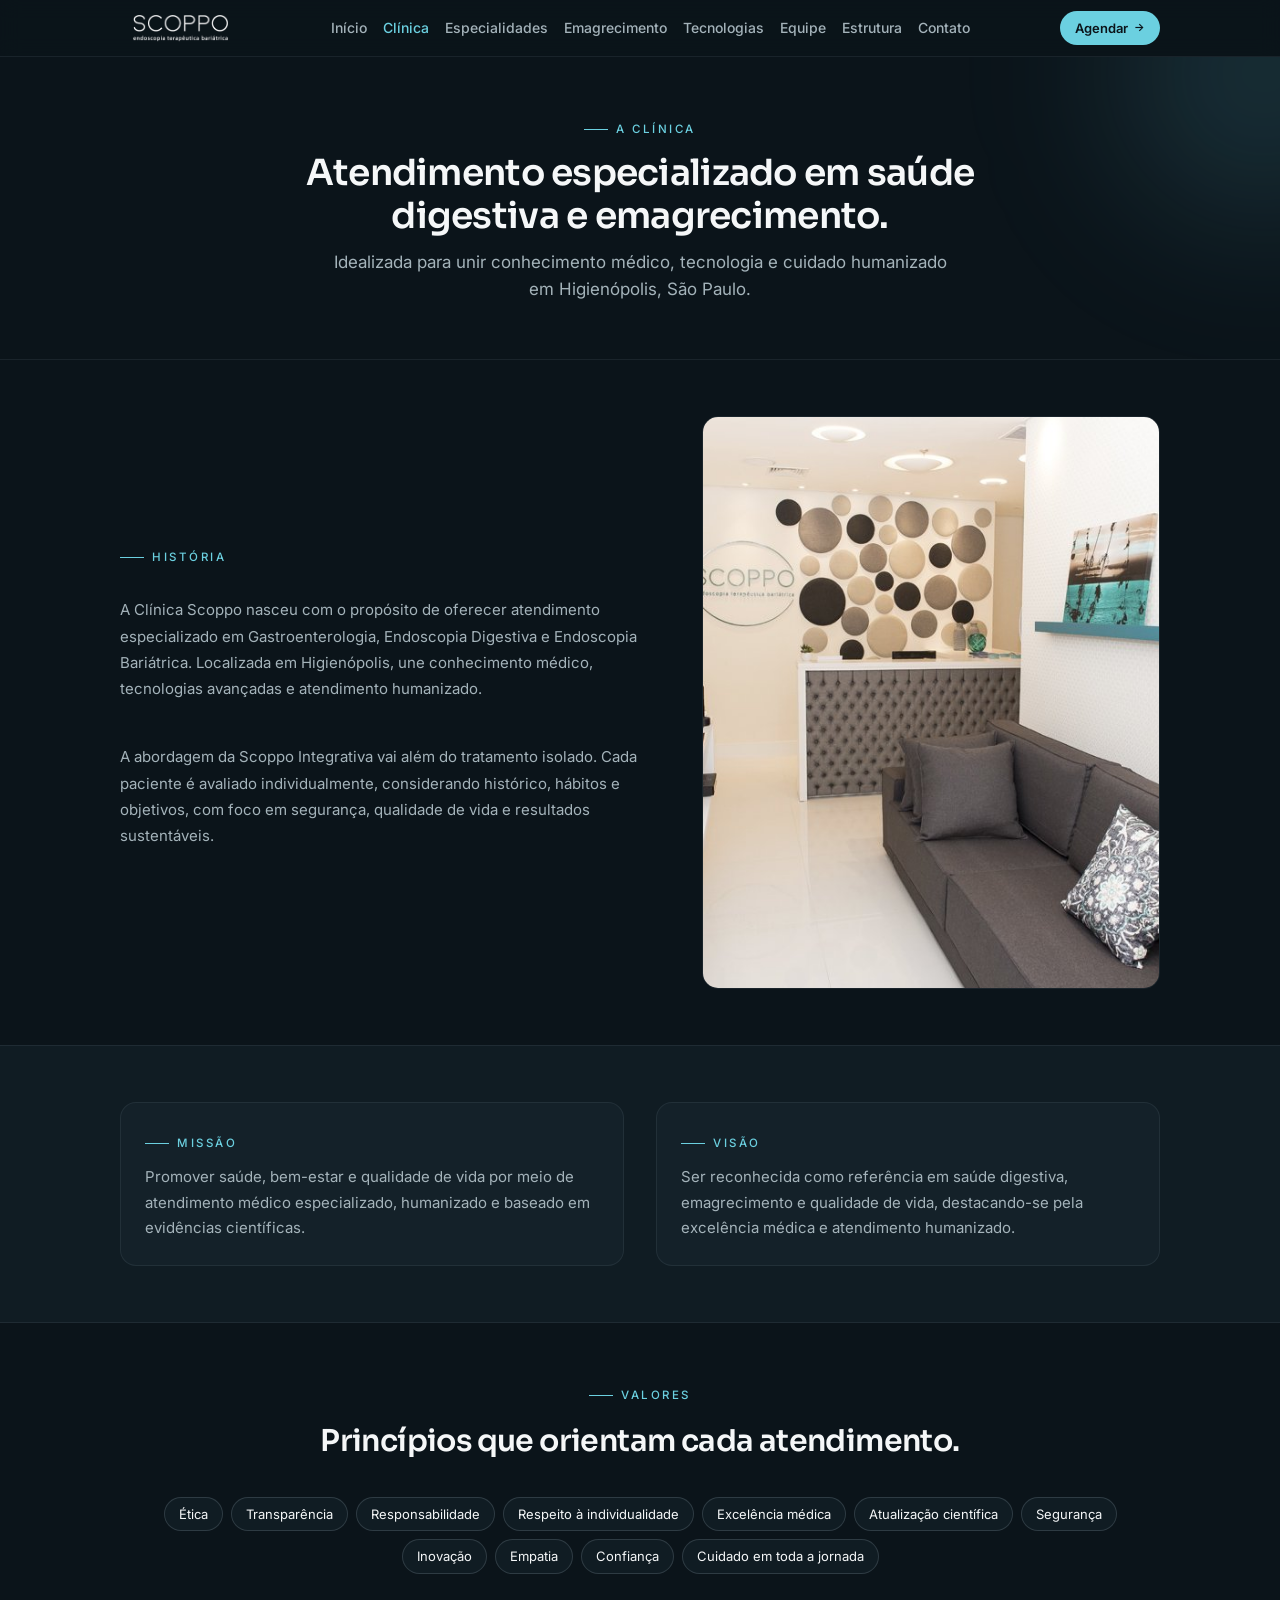
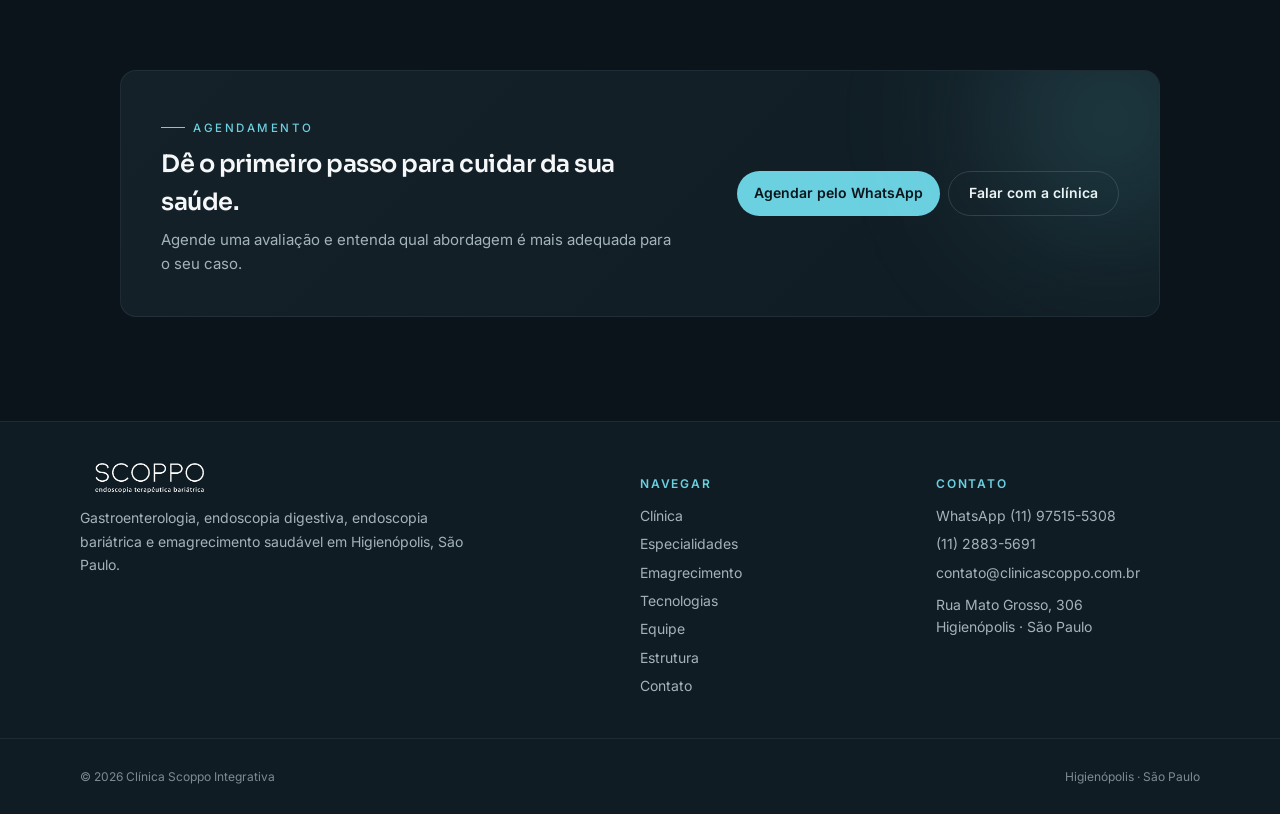
<file: clinica.html>
<!DOCTYPE html>
<html lang="pt-BR">
<head>
  <meta charset="UTF-8" />
  <meta name="viewport" content="width=device-width, initial-scale=1.0" />
  <title>A Clínica | Scoppo Integrativa</title>
  <meta name="description" content="Conheça a Clínica Scoppo Integrativa em Higienópolis: gastroenterologia, endoscopia e emagrecimento com atendimento humanizado." />
  <link rel="preconnect" href="https://fonts.googleapis.com" />
  <link rel="preconnect" href="https://fonts.gstatic.com" crossorigin />
  <link href="https://fonts.googleapis.com/css2?family=Inter:wght@400;500;600;700&family=Sora:wght@500;600;700&display=swap" rel="stylesheet" />
  <link rel="stylesheet" href="css/estilo.css" />
</head>
<body data-pagina="clinica">
  <div id="cabecalho"></div>

  <section class="pagina-hero">
    <div class="pagina-hero-glow" aria-hidden="true"></div>
    <div class="container pagina-hero-inner">
      <span class="sobrancelha centralizada">A clínica</span>
      <h1>Atendimento especializado em saúde digestiva e emagrecimento.</h1>
      <p>Idealizada para unir conhecimento médico, tecnologia e cuidado humanizado em Higienópolis, São Paulo.</p>
    </div>
  </section>

  <section class="secao">
    <div class="container duas-colunas md-6040">
      <div>
        <span class="sobrancelha">História</span>
        <div class="texto-paragrafos">
          <p>A Clínica Scoppo nasceu com o propósito de oferecer atendimento especializado em Gastroenterologia, Endoscopia Digestiva e Endoscopia Bariátrica. Localizada em Higienópolis, une conhecimento médico, tecnologias avançadas e atendimento humanizado.</p>
          <p>A abordagem da Scoppo Integrativa vai além do tratamento isolado. Cada paciente é avaliado individualmente, considerando histórico, hábitos e objetivos, com foco em segurança, qualidade de vida e resultados sustentáveis.</p>
        </div>
      </div>
      <div class="foto-vertical">
        <img src="assets/foto-clinica.jpg" alt="Interior da Scoppo Integrativa" />
      </div>
    </div>
  </section>

  <section class="secao borda-y superficie">
    <div class="container duas-colunas md-5050">
      <div class="painel">
        <span class="sobrancelha">Missão</span>
        <p>Promover saúde, bem-estar e qualidade de vida por meio de atendimento médico especializado, humanizado e baseado em evidências científicas.</p>
      </div>
      <div class="painel">
        <span class="sobrancelha">Visão</span>
        <p>Ser reconhecida como referência em saúde digestiva, emagrecimento e qualidade de vida, destacando-se pela excelência médica e atendimento humanizado.</p>
      </div>
    </div>
  </section>

  <section class="secao">
    <div class="container">
      <div class="cabecalho-secao">
        <span class="sobrancelha centralizada">Valores</span>
        <h2>Princípios que orientam cada atendimento.</h2>
      </div>
      <div class="tags-lista">
        <span class="tag">Ética</span>
        <span class="tag">Transparência</span>
        <span class="tag">Responsabilidade</span>
        <span class="tag">Respeito à individualidade</span>
        <span class="tag">Excelência médica</span>
        <span class="tag">Atualização científica</span>
        <span class="tag">Segurança</span>
        <span class="tag">Inovação</span>
        <span class="tag">Empatia</span>
        <span class="tag">Confiança</span>
        <span class="tag">Cuidado em toda a jornada</span>
      </div>
    </div>
  </section>

  <div id="cta"></div>
  <div id="rodape"></div>
  <script src="js/script.js"></script>
</body>
</html>
</file>
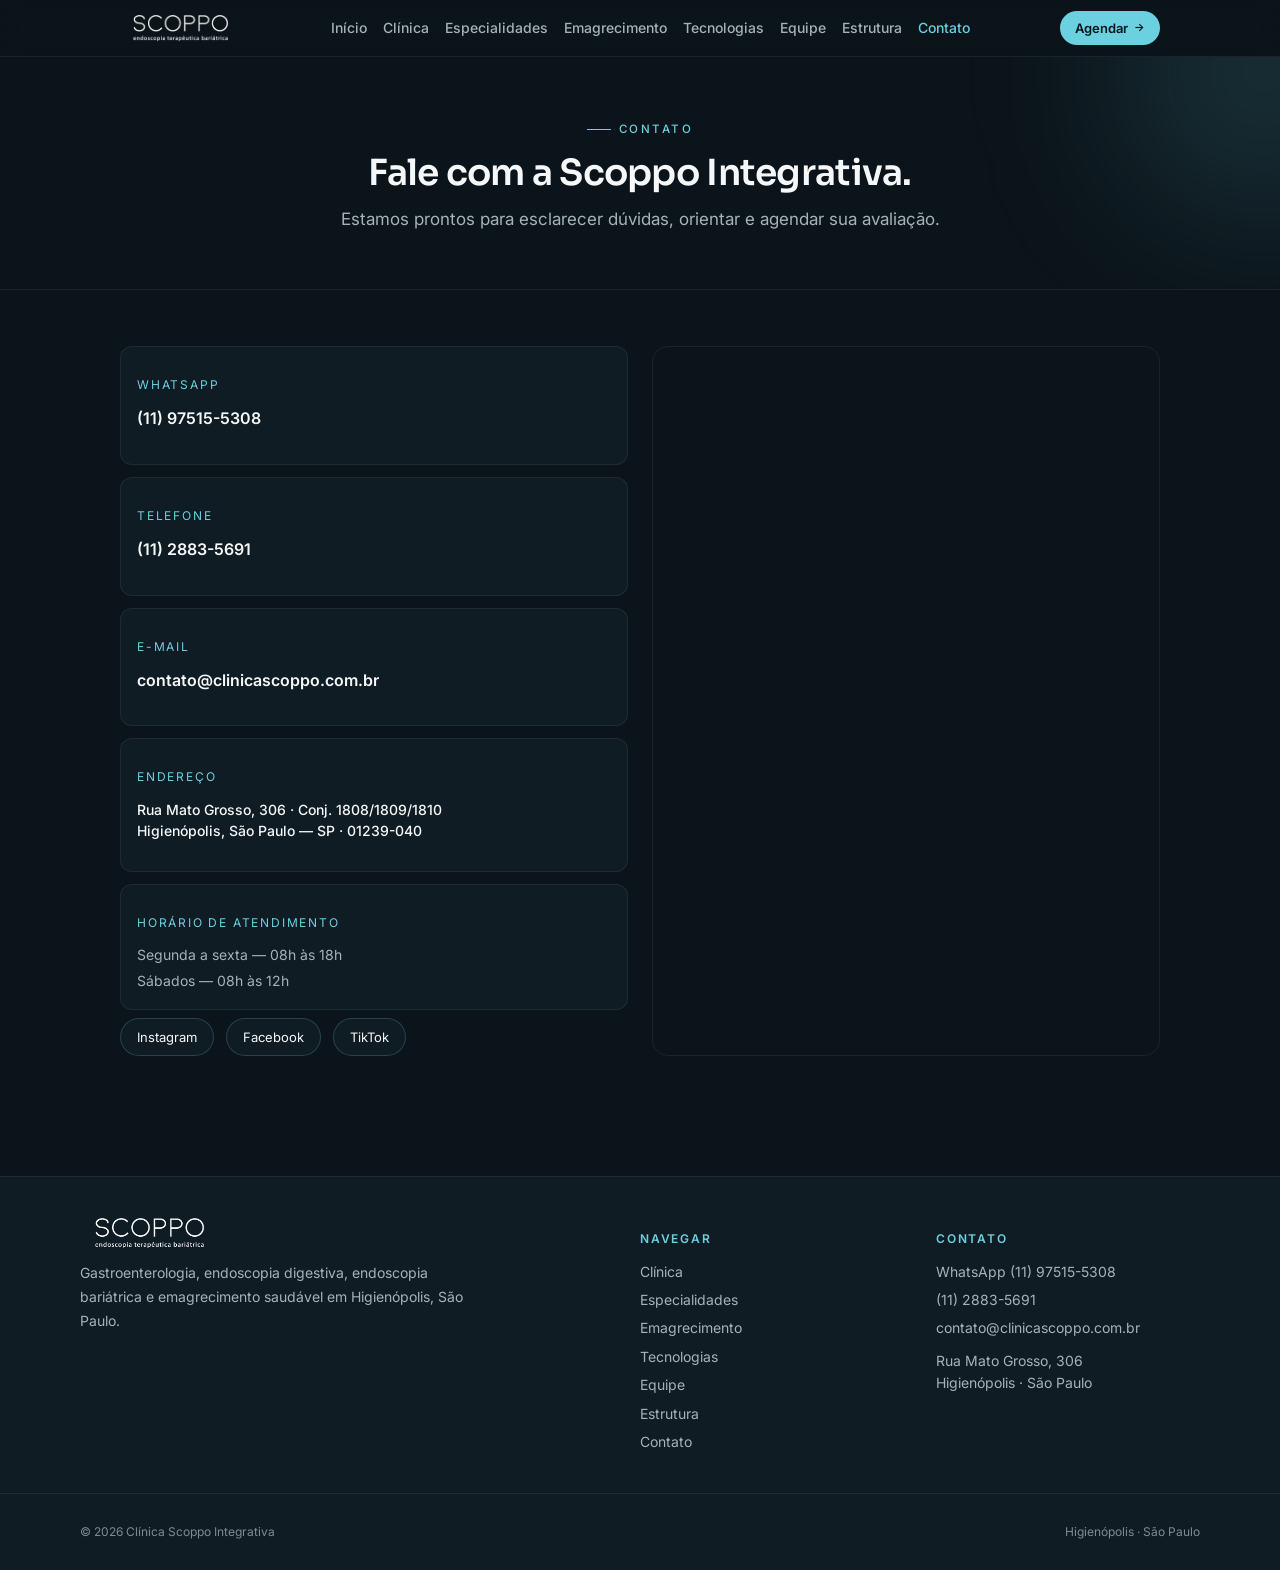
<file: contato.html>
<!DOCTYPE html>
<html lang="pt-BR">
<head>
  <meta charset="UTF-8" />
  <meta name="viewport" content="width=device-width, initial-scale=1.0" />
  <title>Contato | Scoppo Integrativa</title>
  <meta name="description" content="Fale com a Scoppo Integrativa: WhatsApp, telefone, e-mail e endereço em Higienópolis, São Paulo." />
  <link rel="preconnect" href="https://fonts.googleapis.com" />
  <link rel="preconnect" href="https://fonts.gstatic.com" crossorigin />
  <link href="https://fonts.googleapis.com/css2?family=Inter:wght@400;500;600;700&family=Sora:wght@500;600;700&display=swap" rel="stylesheet" />
  <link rel="stylesheet" href="css/estilo.css" />
</head>
<body data-pagina="contato">
  <div id="cabecalho"></div>

  <section class="pagina-hero">
    <div class="pagina-hero-glow" aria-hidden="true"></div>
    <div class="container pagina-hero-inner">
      <span class="sobrancelha centralizada">Contato</span>
      <h1>Fale com a Scoppo Integrativa.</h1>
      <p>Estamos prontos para esclarecer dúvidas, orientar e agendar sua avaliação.</p>
    </div>
  </section>

  <section class="secao">
    <div class="container contato-grid">
      <div>
        <a href="https://wa.me/5511975155308" target="_blank" rel="noopener noreferrer" class="contato-item">
          <p class="contato-rotulo">WhatsApp</p>
          <p class="contato-valor">(11) 97515-5308</p>
        </a>
        <a href="tel:+551128835691" class="contato-item">
          <p class="contato-rotulo">Telefone</p>
          <p class="contato-valor">(11) 2883-5691</p>
        </a>
        <a href="mailto:contato@clinicascoppo.com.br" class="contato-item">
          <p class="contato-rotulo">E-mail</p>
          <p class="contato-valor">contato@clinicascoppo.com.br</p>
        </a>
        <a href="https://www.google.com/maps/dir/?api=1&destination=Rua+Mato+Grosso+306+Higien%C3%B3polis+S%C3%A3o+Paulo" target="_blank" rel="noopener noreferrer" class="contato-item">
          <p class="contato-rotulo">Endereço</p>
          <p class="contato-valor" style="font-size:14px; font-weight:500; line-height:1.5">
            Rua Mato Grosso, 306 · Conj. 1808/1809/1810<br />Higienópolis, São Paulo — SP · 01239-040
          </p>
        </a>
        <div class="contato-item">
          <p class="contato-rotulo">Horário de atendimento</p>
          <ul class="horario-lista">
            <li>Segunda a sexta — 08h às 18h</li>
            <li>Sábados — 08h às 12h</li>
          </ul>
        </div>
        <div class="social-links">
          <a href="https://instagram.com/clinicascoppo" target="_blank" rel="noopener noreferrer" class="tag">Instagram</a>
          <a href="https://facebook.com/clinicascoppo" target="_blank" rel="noopener noreferrer" class="tag">Facebook</a>
          <a href="https://tiktok.com/@clinicascoppo" target="_blank" rel="noopener noreferrer" class="tag">TikTok</a>
        </div>
      </div>

      <div class="mapa">
        <iframe
          src="https://www.google.com/maps?q=Rua+Mato+Grosso+306+Higien%C3%B3polis+S%C3%A3o+Paulo&output=embed"
          title="Mapa Scoppo Integrativa"
          loading="lazy"
          referrerpolicy="no-referrer-when-downgrade">
        </iframe>
      </div>
    </div>
  </section>

  <div id="rodape"></div>
  <script src="js/script.js"></script>
</body>
</html>
</file>
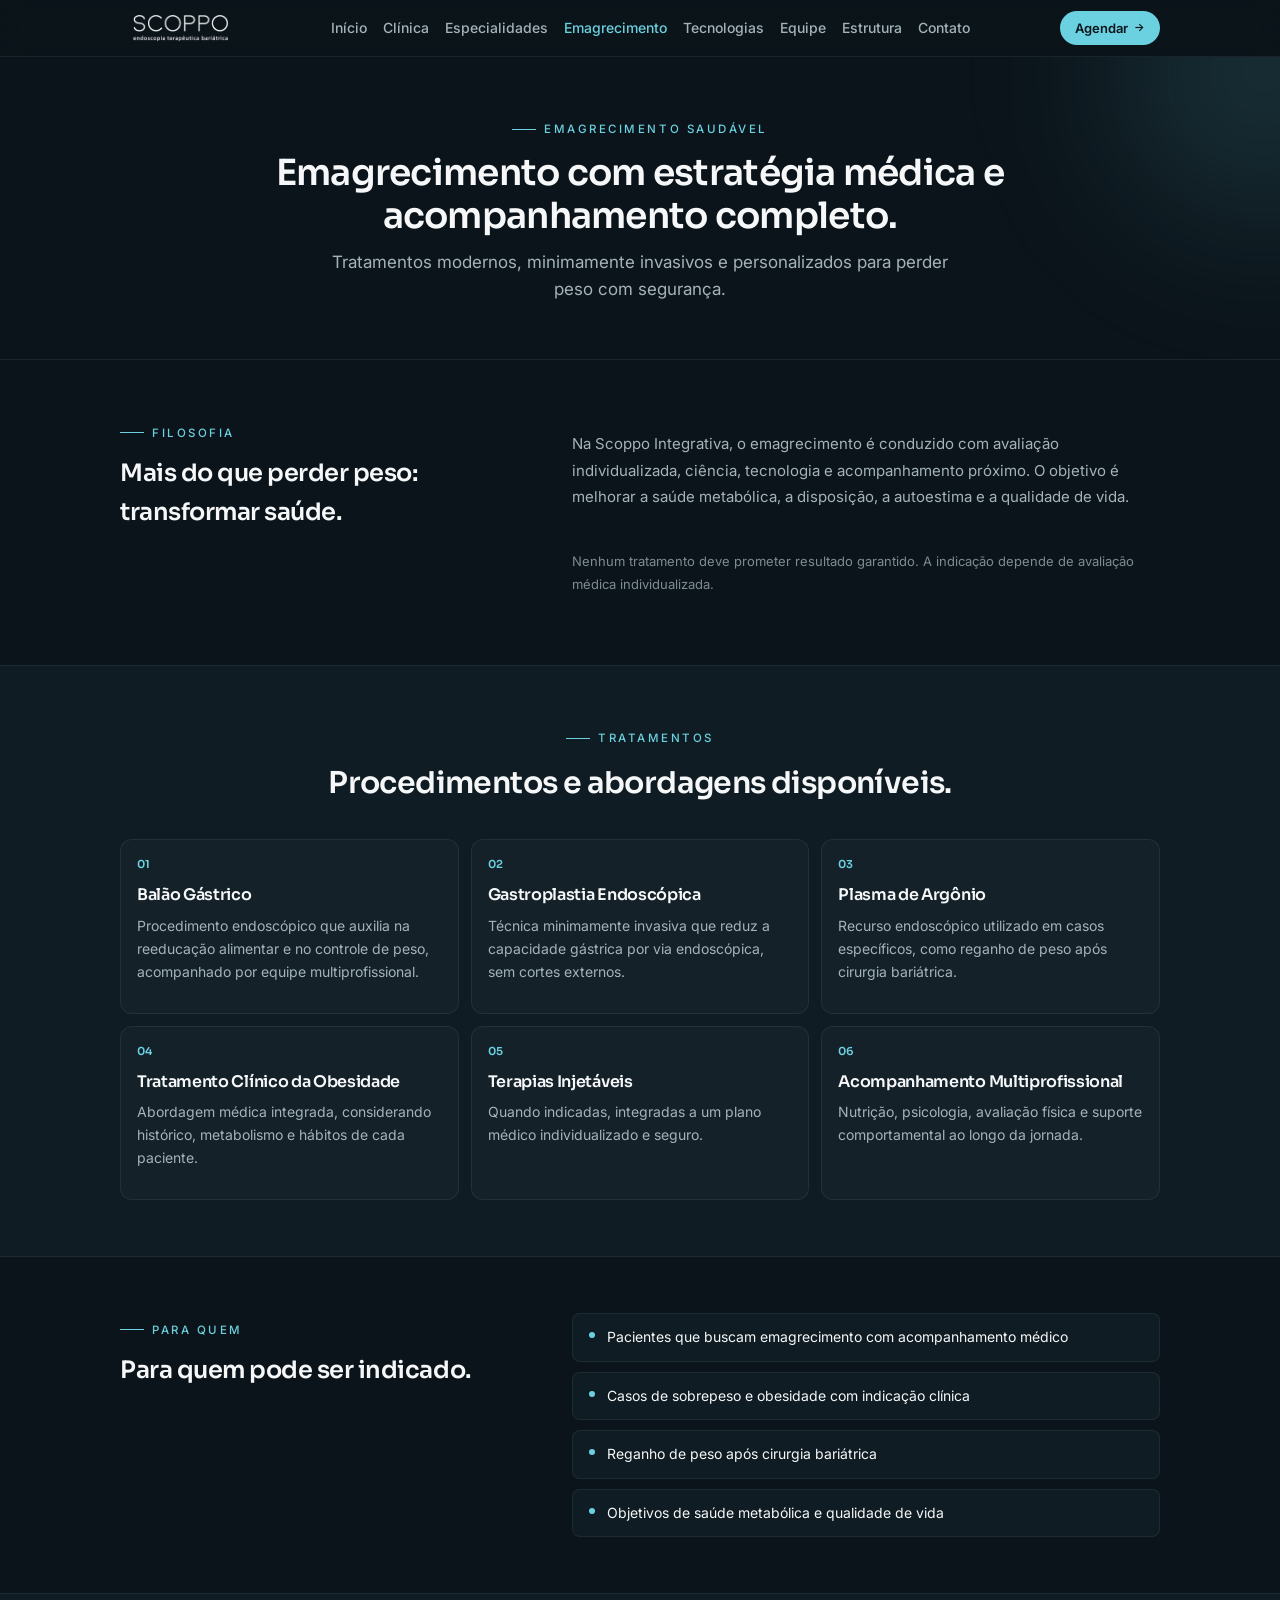
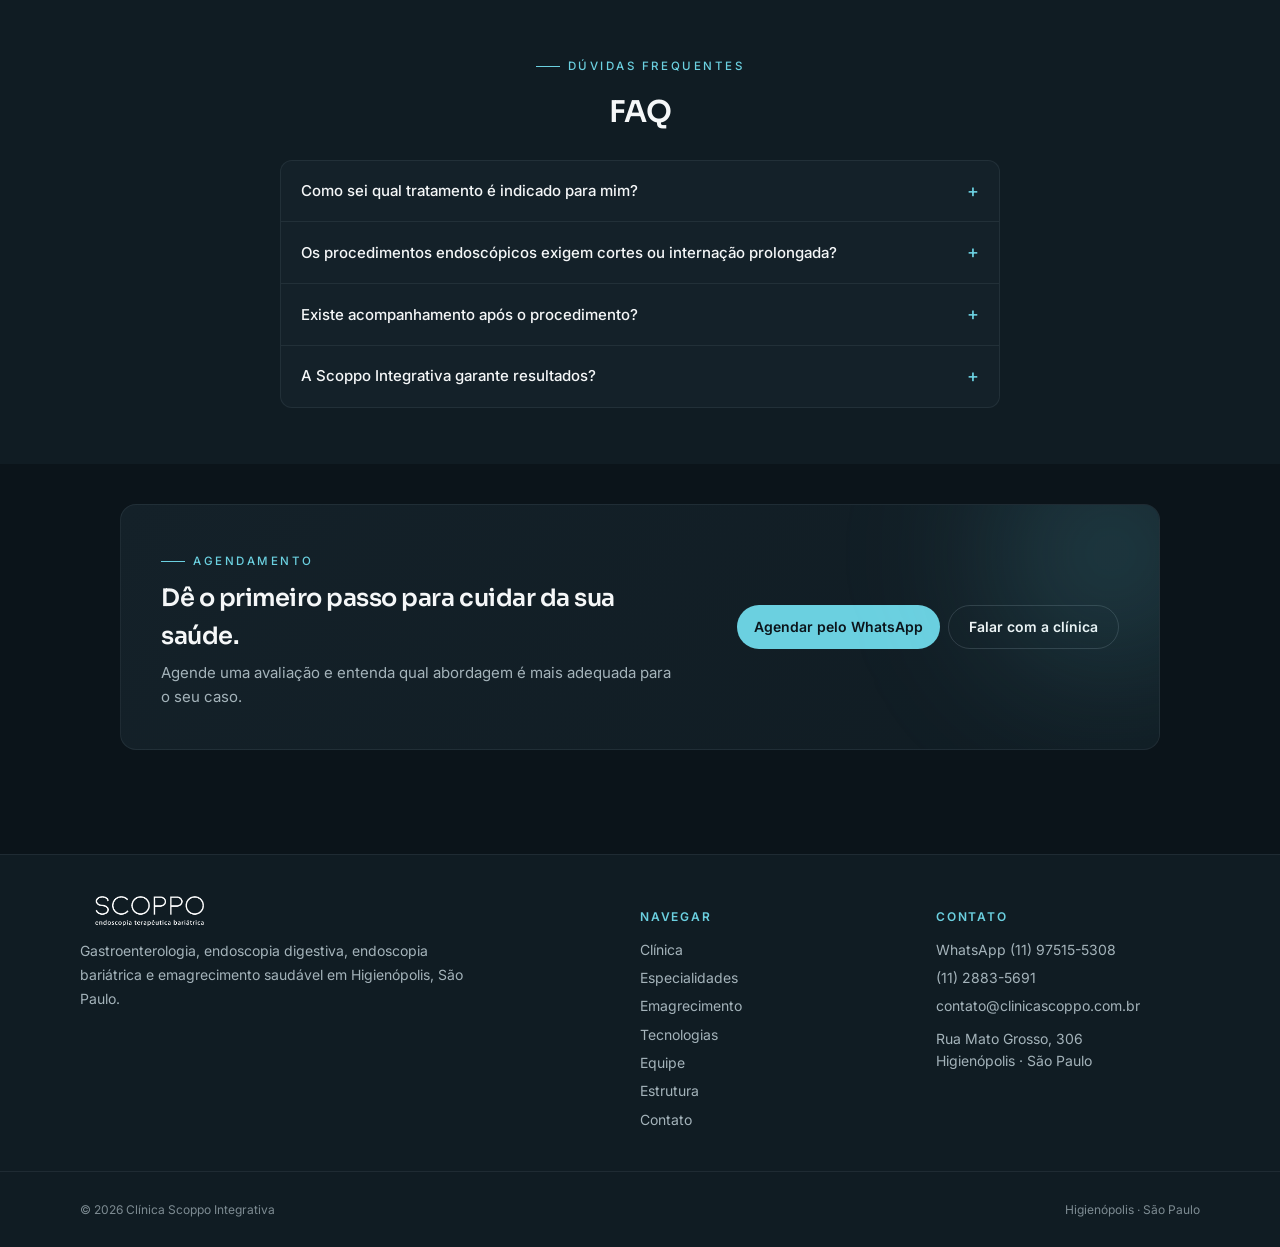
<file: emagrecimento.html>
<!DOCTYPE html>
<html lang="pt-BR">
<head>
  <meta charset="UTF-8" />
  <meta name="viewport" content="width=device-width, initial-scale=1.0" />
  <title>Emagrecimento | Scoppo Integrativa</title>
  <meta name="description" content="Emagrecimento saudável com estratégia médica, tecnologia e acompanhamento multiprofissional." />
  <link rel="preconnect" href="https://fonts.googleapis.com" />
  <link rel="preconnect" href="https://fonts.gstatic.com" crossorigin />
  <link href="https://fonts.googleapis.com/css2?family=Inter:wght@400;500;600;700&family=Sora:wght@500;600;700&display=swap" rel="stylesheet" />
  <link rel="stylesheet" href="css/estilo.css" />
</head>
<body data-pagina="emagrecimento">
  <div id="cabecalho"></div>

  <section class="pagina-hero">
    <div class="pagina-hero-glow" aria-hidden="true"></div>
    <div class="container pagina-hero-inner">
      <span class="sobrancelha centralizada">Emagrecimento saudável</span>
      <h1>Emagrecimento com estratégia médica e acompanhamento completo.</h1>
      <p>Tratamentos modernos, minimamente invasivos e personalizados para perder peso com segurança.</p>
    </div>
  </section>

  <section class="secao">
    <div class="container duas-colunas md-4060">
      <div>
        <span class="sobrancelha">Filosofia</span>
        <h2 style="margin-top:.75rem; font-size:1.5rem">Mais do que perder peso: transformar saúde.</h2>
      </div>
      <div class="texto-paragrafos" style="margin-top:0">
        <p>Na Scoppo Integrativa, o emagrecimento é conduzido com avaliação individualizada, ciência, tecnologia e acompanhamento próximo. O objetivo é melhorar a saúde metabólica, a disposição, a autoestima e a qualidade de vida.</p>
        <p class="texto-aviso">Nenhum tratamento deve prometer resultado garantido. A indicação depende de avaliação médica individualizada.</p>
      </div>
    </div>
  </section>

  <section class="secao borda-y superficie">
    <div class="container">
      <div class="cabecalho-secao">
        <span class="sobrancelha centralizada">Tratamentos</span>
        <h2>Procedimentos e abordagens disponíveis.</h2>
      </div>
      <div class="grade-cartoes" id="listaTratamentos"></div>
    </div>
  </section>

  <section class="secao">
    <div class="container duas-colunas md-4060">
      <div>
        <span class="sobrancelha">Para quem</span>
        <h2 style="margin-top:.75rem; font-size:1.5rem">Para quem pode ser indicado.</h2>
      </div>
      <ul class="lista-indicacoes">
        <li><span class="ponto"></span><span>Pacientes que buscam emagrecimento com acompanhamento médico</span></li>
        <li><span class="ponto"></span><span>Casos de sobrepeso e obesidade com indicação clínica</span></li>
        <li><span class="ponto"></span><span>Reganho de peso após cirurgia bariátrica</span></li>
        <li><span class="ponto"></span><span>Objetivos de saúde metabólica e qualidade de vida</span></li>
      </ul>
    </div>
  </section>

  <section class="secao borda-topo superficie">
    <div class="container" style="max-width: 800px">
      <div class="cabecalho-secao">
        <span class="sobrancelha centralizada">Dúvidas frequentes</span>
        <h2>FAQ</h2>
      </div>
      <div class="faq" id="listaFaq"></div>
    </div>
  </section>

  <div id="cta"></div>
  <div id="rodape"></div>
  <script src="js/script.js"></script>
</body>
</html>
</file>
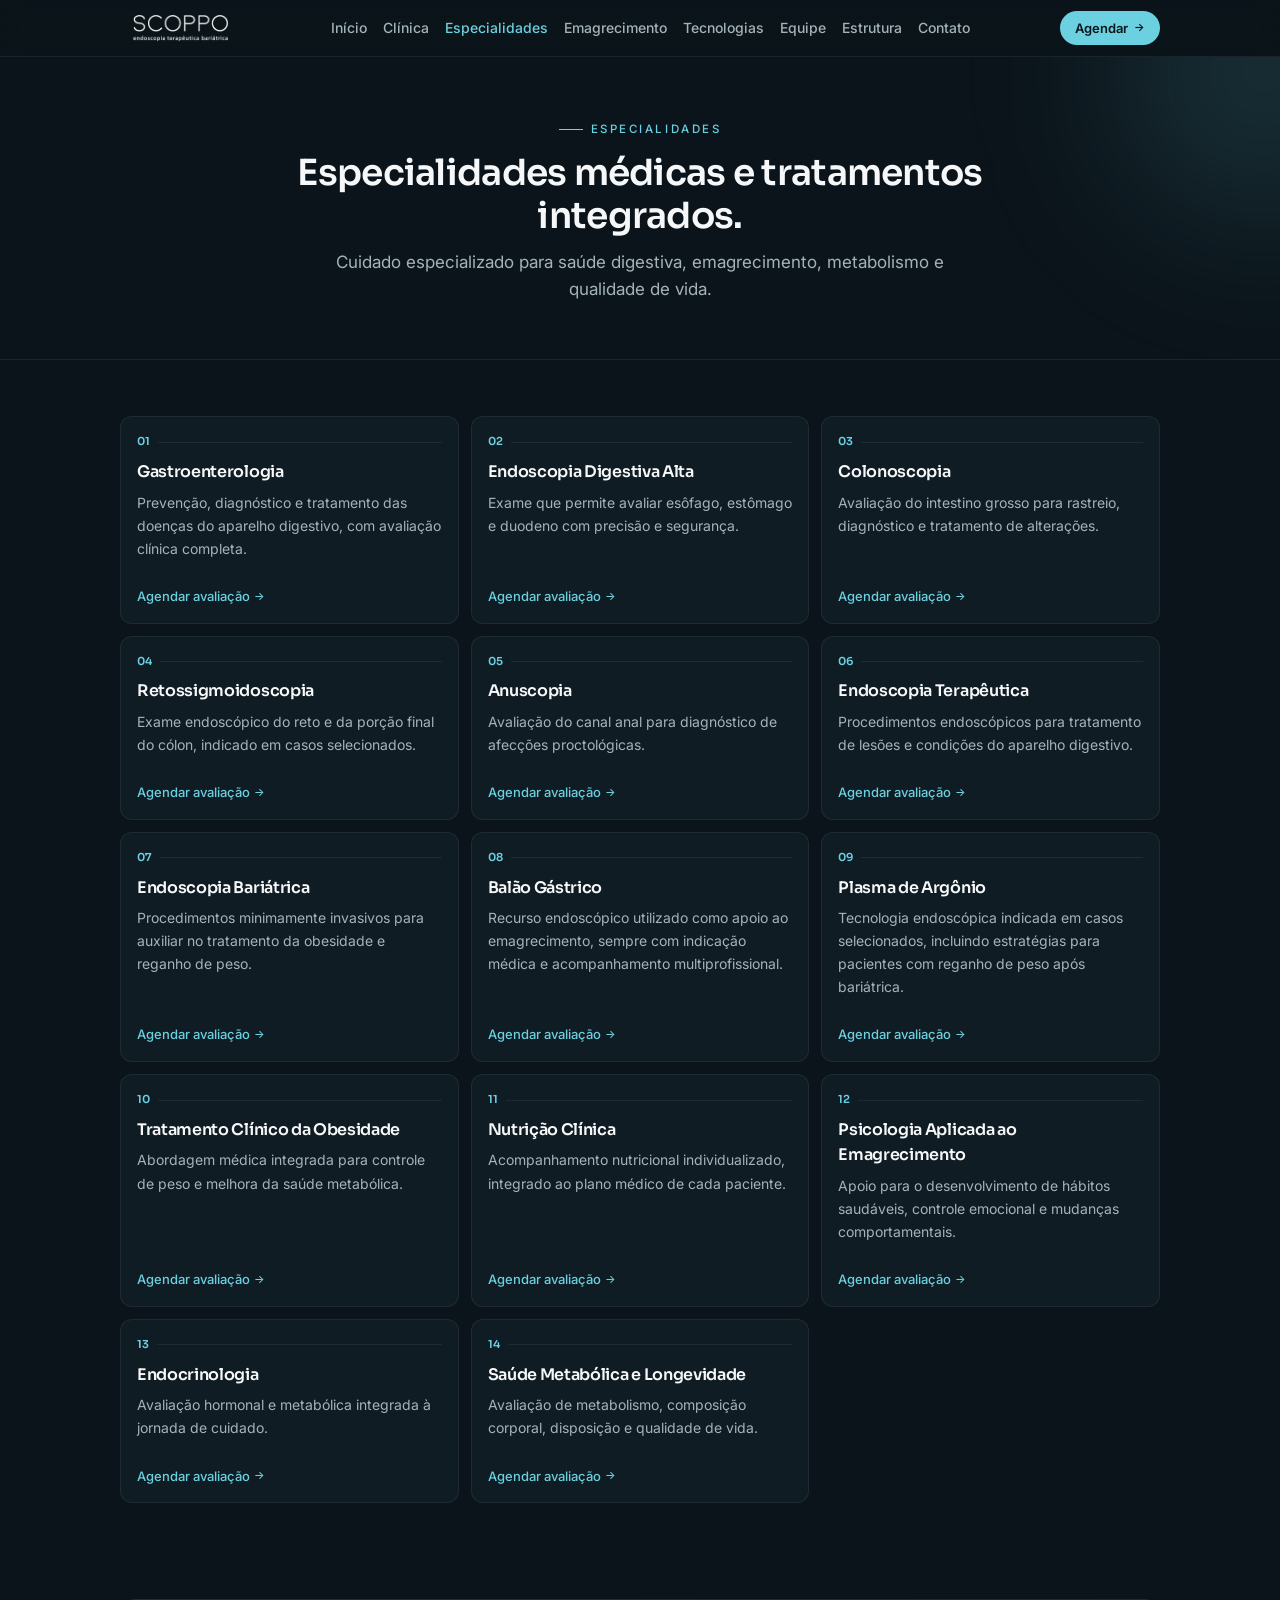
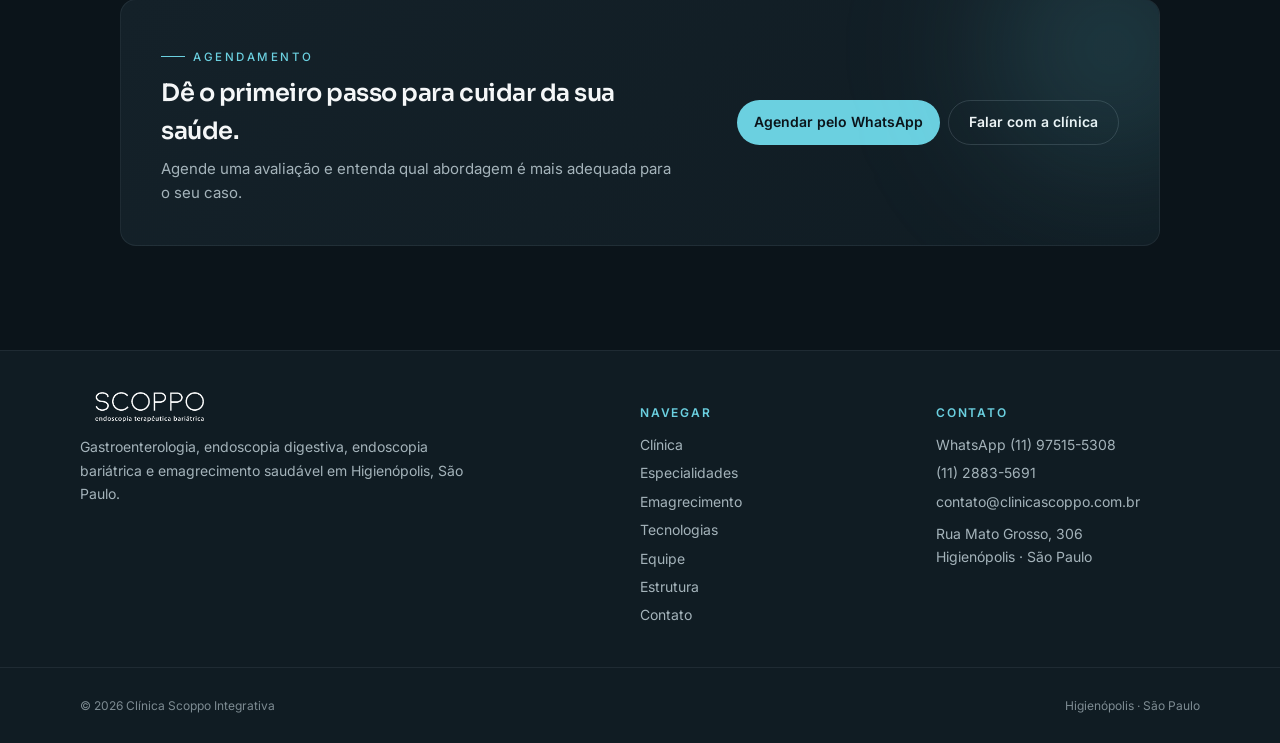
<file: especialidades.html>
<!DOCTYPE html>
<html lang="pt-BR">
<head>
  <meta charset="UTF-8" />
  <meta name="viewport" content="width=device-width, initial-scale=1.0" />
  <title>Especialidades | Scoppo Integrativa</title>
  <meta name="description" content="Especialidades e tratamentos integrados: gastroenterologia, endoscopia digestiva, bariátrica, nutrição, psicologia e mais." />
  <link rel="preconnect" href="https://fonts.googleapis.com" />
  <link rel="preconnect" href="https://fonts.gstatic.com" crossorigin />
  <link href="https://fonts.googleapis.com/css2?family=Inter:wght@400;500;600;700&family=Sora:wght@500;600;700&display=swap" rel="stylesheet" />
  <link rel="stylesheet" href="css/estilo.css" />
</head>
<body data-pagina="especialidades">
  <div id="cabecalho"></div>

  <section class="pagina-hero">
    <div class="pagina-hero-glow" aria-hidden="true"></div>
    <div class="container pagina-hero-inner">
      <span class="sobrancelha centralizada">Especialidades</span>
      <h1>Especialidades médicas e tratamentos integrados.</h1>
      <p>Cuidado especializado para saúde digestiva, emagrecimento, metabolismo e qualidade de vida.</p>
    </div>
  </section>

  <section class="secao">
    <div class="container">
      <div class="grade-cartoes" id="listaEspecialidadesCompleta" style="margin-top:0"></div>
    </div>
  </section>

  <div id="cta"></div>
  <div id="rodape"></div>
  <script src="js/script.js"></script>
</body>
</html>
</file>
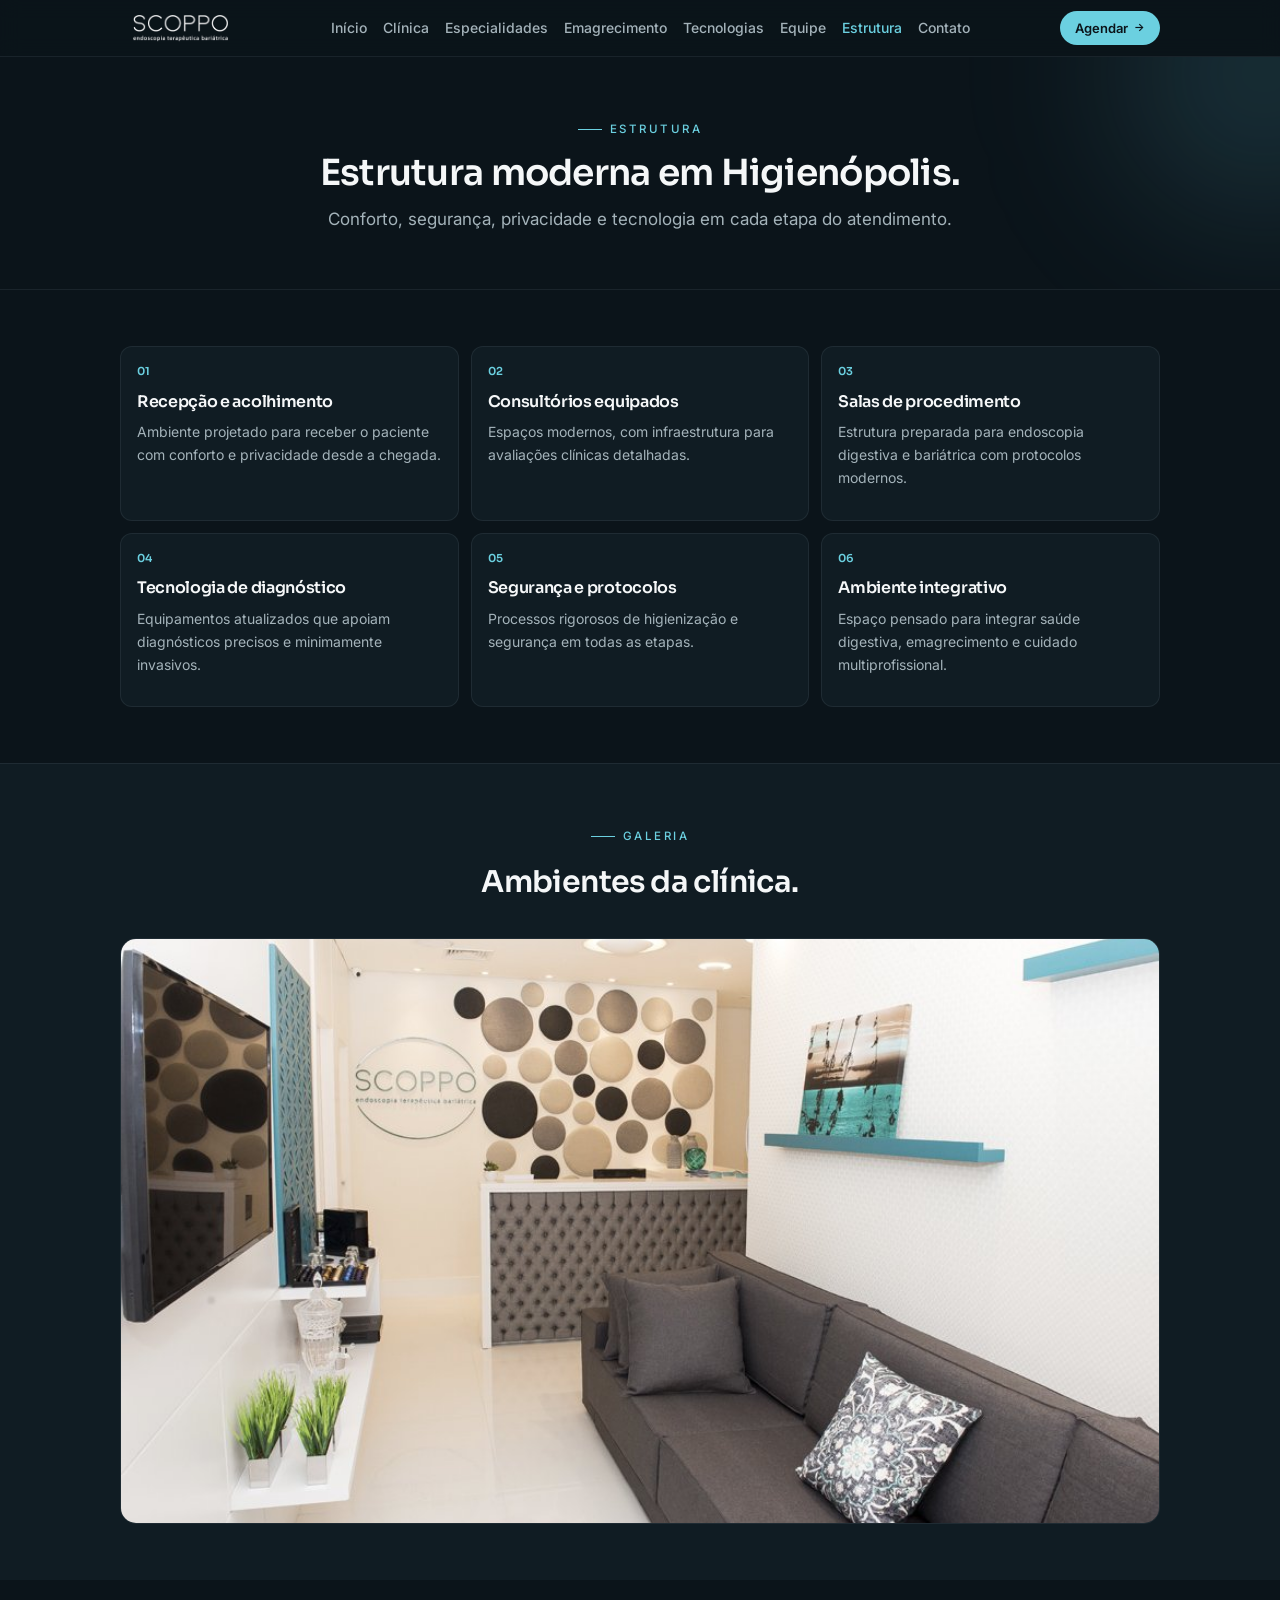
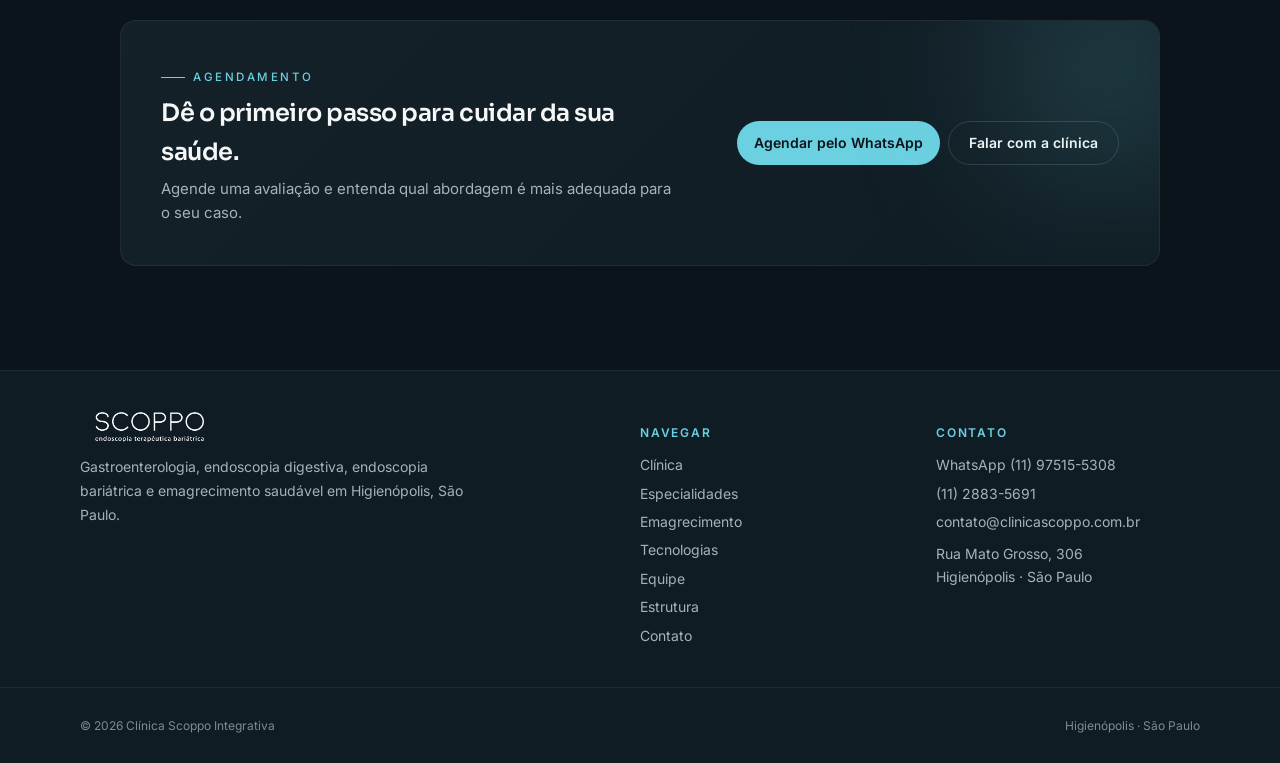
<file: estrutura.html>
<!DOCTYPE html>
<html lang="pt-BR">
<head>
  <meta charset="UTF-8" />
  <meta name="viewport" content="width=device-width, initial-scale=1.0" />
  <title>Estrutura | Scoppo Integrativa</title>
  <meta name="description" content="Estrutura moderna em Higienópolis: consultórios, salas de procedimento e tecnologia para diagnóstico." />
  <link rel="preconnect" href="https://fonts.googleapis.com" />
  <link rel="preconnect" href="https://fonts.gstatic.com" crossorigin />
  <link href="https://fonts.googleapis.com/css2?family=Inter:wght@400;500;600;700&family=Sora:wght@500;600;700&display=swap" rel="stylesheet" />
  <link rel="stylesheet" href="css/estilo.css" />
</head>
<body data-pagina="estrutura">
  <div id="cabecalho"></div>

  <section class="pagina-hero">
    <div class="pagina-hero-glow" aria-hidden="true"></div>
    <div class="container pagina-hero-inner">
      <span class="sobrancelha centralizada">Estrutura</span>
      <h1>Estrutura moderna em Higienópolis.</h1>
      <p>Conforto, segurança, privacidade e tecnologia em cada etapa do atendimento.</p>
    </div>
  </section>

  <section class="secao">
    <div class="container">
      <div class="grade-cartoes" id="listaEstrutura" style="margin-top:0"></div>
    </div>
  </section>

  <section class="secao borda-topo superficie">
    <div class="container">
      <div class="cabecalho-secao">
        <span class="sobrancelha centralizada">Galeria</span>
        <h2>Ambientes da clínica.</h2>
      </div>
      <div class="foto-larga" style="margin-top:2rem">
        <img src="assets/foto-clinica.jpg" alt="Ambientes da clínica Scoppo Integrativa" />
      </div>
    </div>
  </section>

  <div id="cta"></div>
  <div id="rodape"></div>
  <script src="js/script.js"></script>
</body>
</html>
</file>
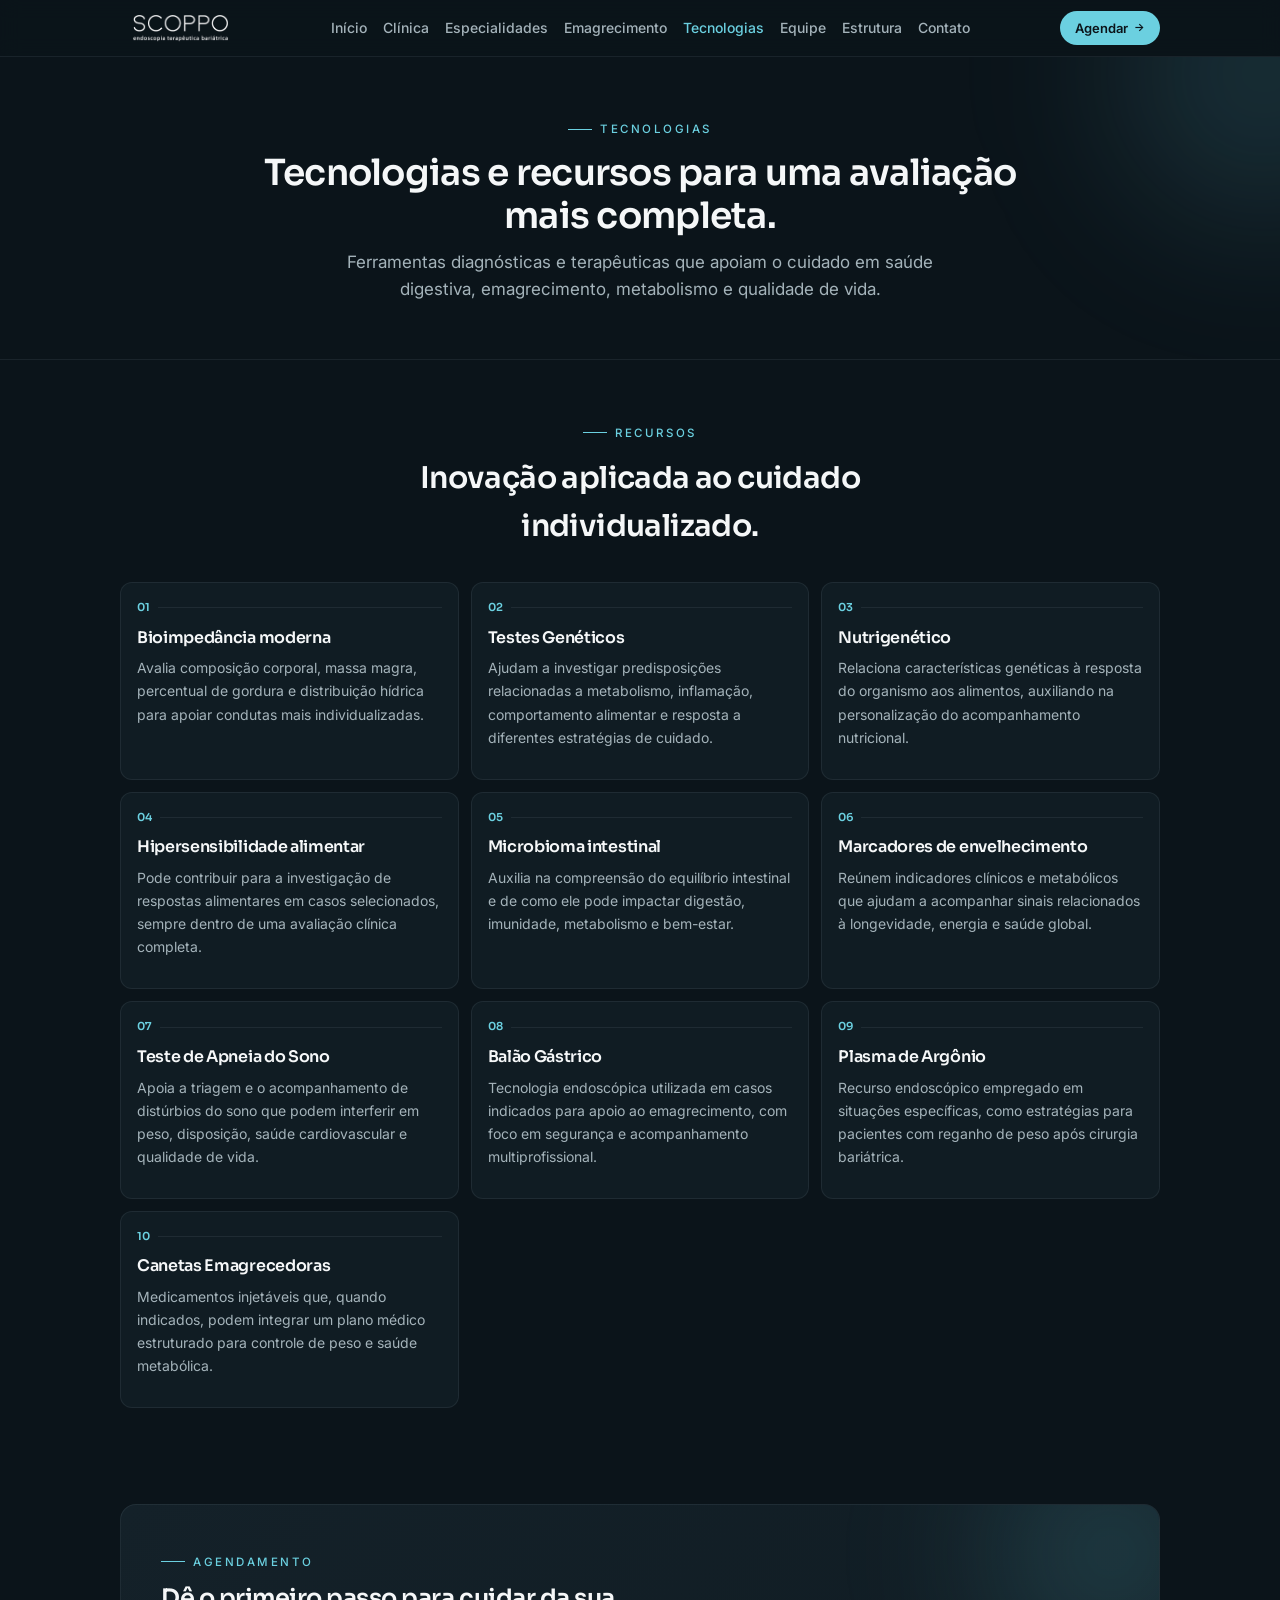
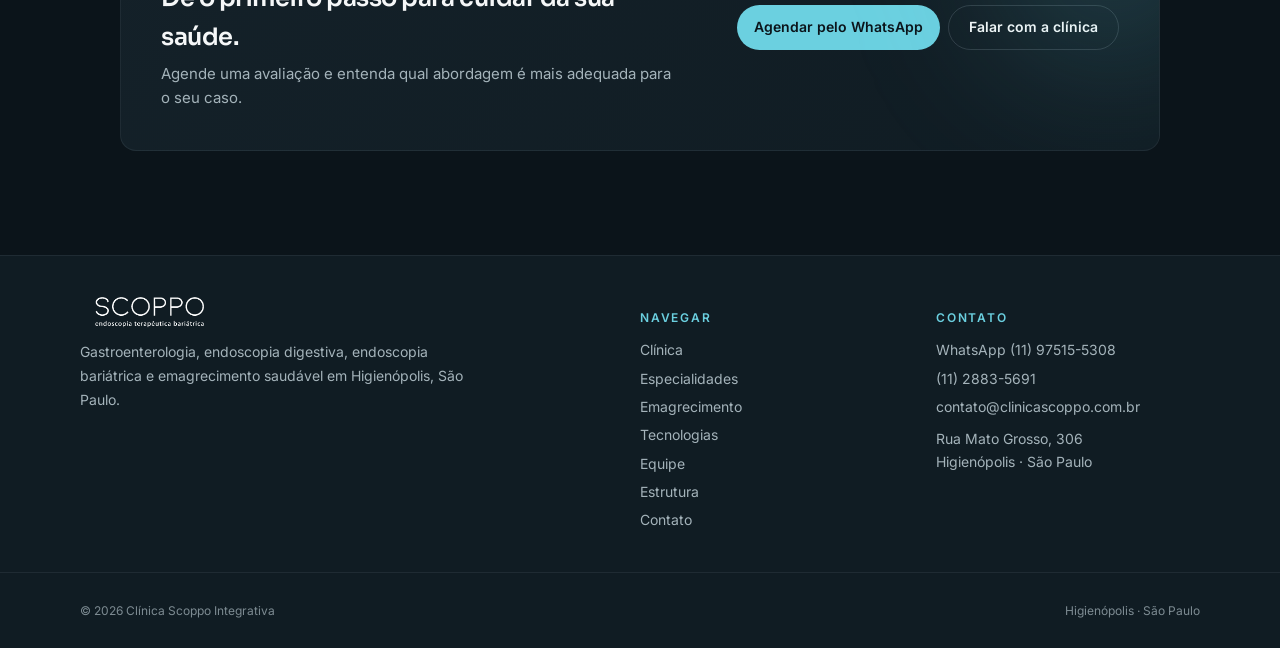
<file: tecnologias.html>
<!DOCTYPE html>
<html lang="pt-BR">
<head>
  <meta charset="UTF-8" />
  <meta name="viewport" content="width=device-width, initial-scale=1.0" />
  <title>Tecnologias | Scoppo Integrativa</title>
  <meta name="description" content="Tecnologias e recursos da Scoppo Integrativa para avaliação corporal, saúde digestiva, metabolismo, emagrecimento e longevidade." />
  <link rel="preconnect" href="https://fonts.googleapis.com" />
  <link rel="preconnect" href="https://fonts.gstatic.com" crossorigin />
  <link href="https://fonts.googleapis.com/css2?family=Inter:wght@400;500;600;700&family=Sora:wght@500;600;700&display=swap" rel="stylesheet" />
  <link rel="stylesheet" href="css/estilo.css?v=7" />
</head>
<body data-pagina="tecnologias">
  <div id="cabecalho"></div>

  <section class="pagina-hero">
    <div class="pagina-hero-glow" aria-hidden="true"></div>
    <div class="container pagina-hero-inner">
      <span class="sobrancelha centralizada">Tecnologias</span>
      <h1>Tecnologias e recursos para uma avaliação mais completa.</h1>
      <p>Ferramentas diagnósticas e terapêuticas que apoiam o cuidado em saúde digestiva, emagrecimento, metabolismo e qualidade de vida.</p>
    </div>
  </section>

  <section class="secao">
    <div class="container">
      <div class="cabecalho-secao">
        <span class="sobrancelha centralizada">Recursos</span>
        <h2>Inovação aplicada ao cuidado individualizado.</h2>
      </div>
      <div class="grade-cartoes" id="listaTecnologias"></div>
    </div>
  </section>

  <div id="cta"></div>
  <div id="rodape"></div>
  <script src="js/script.js"></script>
</body>
</html>
</file>
<file: css/estilo.css>
/* =========================================================
   Scoppo Integrativa — clone estático
   Design system: petróleo/ciano · Sora + Inter
   ========================================================= */

/* ---------- Variáveis de cor e tipografia ---------- */
:root {
  --cor-fundo: #0b141a;
  --cor-superficie: #101c23;
  --cor-superficie-2: #142129;
  --cor-superficie-3: #1a2932;
  --cor-texto: #f5f7f8;
  --cor-texto-suave: #a4b3ba;
  --cor-texto-sutil: #7d8b92;
  --cor-marca: #6bd0e0;
  --cor-marca-forte: #4bb8ca;
  --cor-marca-texto: #0b141a;
  --cor-borda: rgba(180, 200, 210, 0.18);
  --cor-borda-suave: rgba(180, 200, 210, 0.09);

  --fonte-corpo: "Inter", ui-sans-serif, system-ui, sans-serif;
  --fonte-titulo: "Sora", "Inter", ui-sans-serif, system-ui, sans-serif;

  --largura-max: 1120px;
  --raio: 0.75rem;
  --raio-grande: 1rem;
}

/* ---------- Reset básico ---------- */
*, *::before, *::after { box-sizing: border-box; }
html, body { 
  margin: 0; 
  padding: 0; 
  overflow-x: hidden;
  width: 100%;
}
html { scroll-behavior: smooth; }
img { display: block; max-width: 100%; height: auto; }
a { color: inherit; text-decoration: none; }
button { font: inherit; cursor: pointer; }

body {
  background: var(--cor-fundo);
  color: var(--cor-texto);
  font-family: var(--fonte-corpo);
  font-size: 15px;
  line-height: 1.6;
  -webkit-font-smoothing: antialiased;
}

h1, h2, h3, h4 {
  font-family: var(--fonte-titulo);
  font-weight: 600;
  letter-spacing: -0.02em;
  margin: 0;
}

::selection { background: var(--cor-marca); color: var(--cor-marca-texto); }

/* ---------- Utilitário: container central ---------- */
.container {
  width: 100%;
  max-width: var(--largura-max);
  margin: 0 auto;
  padding: 0 24px;
}
@media (min-width: 768px) { .container { padding: 0 40px; } }

/* ---------- "Sobrancelha" (eyebrow) ---------- */
.sobrancelha {
  display: inline-flex;
  align-items: center;
  gap: 0.5rem;
  font-size: 0.72rem;
  font-weight: 500;
  letter-spacing: 0.22em;
  text-transform: uppercase;
  color: var(--cor-marca);
}
.sobrancelha::before {
  content: "";
  width: 1.5rem; height: 1px;
  background: var(--cor-marca);
  display: inline-block;
}
.sobrancelha.centralizada { justify-content: center; }

/* ---------- Cabeçalho ---------- */
.cabecalho {
  position: sticky; top: 0; z-index: 50;
  background: rgba(11, 20, 26, 0.85);
  backdrop-filter: blur(10px);
  border-bottom: 1px solid var(--cor-borda-suave);
}
.cabecalho-inner {
  display: flex; align-items: center; justify-content: space-between;
  height: 56px;
}
.cabecalho-logo img { height: 28px; width: auto; }

.cabecalho-nav {
  display: none;
  align-items: center;
  gap: 1rem;
}
.cabecalho-nav a {
  font-size: 14px;
  font-weight: 500;
  color: var(--cor-texto-suave);
  transition: color 0.15s;
}
.cabecalho-nav a:hover { color: var(--cor-texto); }
.cabecalho-nav a.ativo { color: var(--cor-marca); }

.cabecalho-acoes { display: flex; align-items: center; gap: 0.5rem; }

.botao-menu {
  display: inline-flex;
  align-items: center; justify-content: center;
  width: 36px; height: 36px;
  background: transparent; border: none; color: var(--cor-texto);
  border-radius: 6px;
}
.botao-menu:hover { background: var(--cor-superficie-2); }

@media (min-width: 1024px) {
  .cabecalho-nav { display: flex; }
  .botao-menu { display: none; }
}

/* Menu mobile */
.menu-mobile {
  display: none;
  border-top: 1px solid var(--cor-borda-suave);
  background: var(--cor-fundo);
}
.menu-mobile.aberto { display: block; }
.menu-mobile-lista {
  display: flex; flex-direction: column;
  padding: 0.75rem 0;
}
.menu-mobile-lista a {
  padding: 0.5rem 0;
  font-size: 15px;
  color: var(--cor-texto-suave);
}
.menu-mobile-lista a.ativo { color: var(--cor-marca); }

/* ---------- Botões ---------- */
.botao {
  display: inline-flex;
  align-items: center; gap: 0.375rem;
  padding: 0.5rem 1rem;
  border-radius: 999px;
  font-size: 14px;
  font-weight: 600;
  border: 1px solid transparent;
  transition: opacity 0.15s, background-color 0.15s;
}
.botao-marca {
  background: var(--cor-marca);
  color: var(--cor-marca-texto);
}
.botao-marca:hover { opacity: 0.9; }
.botao-marca.pequeno { padding: 0.375rem 0.875rem; font-size: 13px; }
.botao-marca.grande { padding: 0.625rem 1.25rem; }
.botao-contorno {
  border-color: var(--cor-borda);
  color: var(--cor-texto);
  padding: 0.625rem 1.25rem;
}
.botao-contorno:hover { background: var(--cor-superficie-2); }
.seta { font-size: 0.85em; }

/* ---------- Hero da home ---------- */
.hero {
  position: relative;
  overflow: hidden;
  border-bottom: 1px solid var(--cor-borda-suave);
}
.hero-glow {
  position: absolute; left: -160px; top: 40px;
  width: 320px; height: 320px;
  background: rgba(107, 208, 224, 0.2);
  filter: blur(80px);
  border-radius: 50%;
  pointer-events: none;
}
.hero-inner {
  position: relative;
  display: grid; gap: 2rem;
  padding: 2.5rem 0;
}
@media (min-width: 768px) {
  .hero-inner {
    grid-template-columns: 1fr 1fr;
    align-items: center;
    gap: 2.5rem;
    padding: 3.5rem 0;
  }
}
.hero h1 {
  font-size: 1.875rem;
  line-height: 1.2;
  margin-top: 0.75rem;
}
.hero .destaque { color: var(--cor-marca); }
@media (min-width: 768px) { .hero h1 { font-size: 2.75rem; } }
.hero p.descricao {
  margin-top: 1rem;
  max-width: 28rem;
  font-size: 15px;
  color: var(--cor-texto-suave);
}
@media (min-width: 768px) { .hero p.descricao { font-size: 17px; } }
.hero-acoes {
  display: flex; flex-wrap: wrap; gap: 0.5rem;
  margin-top: 1.5rem;
}

/* Ajustes exclusivos para o mobile do Hero */
@media (max-width: 767px) {
  .hero-inner > div:first-child {
    text-align: center;
    display: flex;
    flex-direction: column;
    align-items: center;
  }
  .hero-acoes {
    justify-content: center;
    flex-wrap: nowrap; /* Força os botões a ficarem na mesma linha */
    gap: 0.5rem;
  }
  .hero-acoes .botao {
    justify-content: center;
    padding: 0.625rem 0.75rem; /* Ajusta o padding para um tamanho agradável */
    font-size: 12px; /* Fonte levemente menor para garantir que não quebre a linha */
  }
  .hero p.descricao {
    font-size: 16px; /* Leitura um pouco melhor centralizada */
  }
  .hero-imagem-wrap {
    width: 85%;
    margin: 0 auto;
  }
}
.hero-endereco {
  margin-top: 1rem;
  font-size: 12px;
  text-transform: uppercase;
  letter-spacing: 0.15em;
  color: var(--cor-texto-sutil);
}
.hero-imagem-wrap { position: relative; }
.hero-imagem {
  overflow: hidden;
  border-radius: var(--raio-grande);
  border: 1px solid var(--cor-borda-suave);
  box-shadow: 0 25px 50px -12px rgba(0, 0, 0, 0.4);
}
.hero-imagem img { aspect-ratio: 4 / 3; width: 100%; object-fit: cover; }
.hero-cartao-flutuante {
  position: absolute;
  bottom: -16px; left: -8px;
  max-width: 16rem;
  padding: 0.75rem;
  border-radius: 12px;
  border: 1px solid var(--cor-borda-suave);
  background: rgba(20, 33, 41, 0.95);
  backdrop-filter: blur(8px);
  box-shadow: 0 20px 40px rgba(0,0,0,0.4);
}
.hero-cartao-flutuante strong { font-size: 14px; }
.hero-cartao-flutuante span {
  display: block;
  margin-top: 2px;
  font-size: 12px;
  color: var(--cor-texto-suave);
}

/* ---------- Faixa de autoridade ---------- */
.faixa-autoridade {
  border-bottom: 1px solid var(--cor-borda-suave);
  background: var(--cor-superficie);
}
.faixa-autoridade-grid {
  display: grid;
  grid-template-columns: repeat(2, 1fr);
  gap: 1rem;
  padding: 1.5rem 0;
}
@media (min-width: 768px) {
  .faixa-autoridade-grid { grid-template-columns: repeat(4, 1fr); }
}
.destaque-item { text-align: center; }
@media (min-width: 768px) { .destaque-item { text-align: left; } }
.destaque-valor {
  font-family: var(--fonte-titulo);
  font-size: 1.15rem;
  font-weight: 600;
  line-height: 1.25;
  color: var(--cor-marca);
}
@media (min-width: 768px) { .destaque-valor { font-size: 1.35rem; } }
.destaque-rotulo {
  margin-top: 0.25rem;
  font-size: 12px;
  line-height: 1.35;
  color: var(--cor-texto-suave);
}

/* ---------- Blocos de seção genéricos ---------- */
.secao { padding: 2.5rem 0; }
@media (min-width: 768px) { .secao { padding: 3.5rem 0; } }
.secao.borda-topo { border-top: 1px solid var(--cor-borda-suave); }
.secao.borda-y { border-top: 1px solid var(--cor-borda-suave); border-bottom: 1px solid var(--cor-borda-suave); }
.secao.superficie { background: var(--cor-superficie); }

.cabecalho-secao {
  max-width: 640px;
  margin: 0 auto;
  text-align: center;
}
.cabecalho-secao h2 {
  margin-top: 0.75rem;
  font-size: 1.5rem;
}
@media (min-width: 768px) { .cabecalho-secao h2 { font-size: 1.875rem; } }

/* ---------- Grade de cartões ---------- */
.grade-cartoes {
  display: grid;
  gap: 0.75rem;
  margin-top: 2rem;
  grid-template-columns: 1fr;
}
@media (min-width: 640px) { .grade-cartoes { grid-template-columns: repeat(2, 1fr); } }
@media (min-width: 1024px) { .grade-cartoes { grid-template-columns: repeat(3, 1fr); } }

.cartao {
  display: flex; flex-direction: column;
  padding: 1rem;
  background: var(--cor-superficie);
  border: 1px solid var(--cor-borda-suave);
  border-radius: var(--raio);
  transition: border-color 0.15s, background-color 0.15s;
}
.cartao:hover {
  border-color: rgba(107, 208, 224, 0.5);
  background: var(--cor-superficie-2);
}
.cartao.superficie-2 { background: var(--cor-superficie-2); }
.cartao-topo { display: flex; align-items: center; gap: 0.5rem; }
.cartao-numero {
  font-family: var(--fonte-titulo);
  font-size: 11px;
  font-weight: 600;
  color: var(--cor-marca);
}
.cartao-linha { height: 1px; flex: 1; background: var(--cor-borda-suave); }
.cartao h3 {
  margin-top: 0.5rem;
  font-size: 16px;
  font-weight: 600;
}
.cartao p {
  margin-top: 0.375rem;
  flex: 1;
  font-size: 14px;
  line-height: 1.65;
  color: var(--cor-texto-suave);
}
.cartao-link {
  margin-top: 0.75rem;
  font-size: 13px;
  font-weight: 500;
  color: var(--cor-marca);
  display: inline-flex; align-items: center; gap: 0.25rem;
}
.cartao-link:hover { text-decoration: underline; }

/* ---------- Seção Dr. Túlio na home ---------- */
.tulio-inner {
  display: grid;
  gap: 2rem;
}
@media (min-width: 768px) {
  .tulio-inner {
    grid-template-columns: 1fr 1.2fr;
    align-items: center;
    gap: 2.5rem;
  }
}
.tulio-foto {
  overflow: hidden;
  border-radius: var(--raio-grande);
  border: 1px solid var(--cor-borda-suave);
}
.tulio-foto img { aspect-ratio: 4 / 5; width: 100%; object-fit: cover; }
.tulio-conteudo h2 { margin-top: 0.75rem; font-size: 1.5rem; }
@media (min-width: 768px) { .tulio-conteudo h2 { font-size: 1.875rem; } }
.tulio-especialidade {
  margin-top: 0.375rem;
  font-size: 13px;
  color: var(--cor-marca);
  letter-spacing: 0.02em;
}
.tulio-texto {
  margin-top: 1rem;
  display: flex; flex-direction: column; gap: 0.75rem;
  font-size: 15px; line-height: 1.7;
  color: var(--cor-texto-suave);
}

/* ---------- Grade de equipe (preview + página inteira) ---------- */
.equipe-grade {
  display: grid;
  gap: 1rem;
  margin-top: 2rem;
  grid-template-columns: 1fr;
}
@media (min-width: 640px) { .equipe-grade { grid-template-columns: repeat(2, 1fr); } }
@media (min-width: 1024px) { .equipe-grade { grid-template-columns: repeat(5, 1fr); } }

.equipe-grade.completa {
  gap: 1.25rem;
}
@media (min-width: 1024px) { .equipe-grade.completa { grid-template-columns: repeat(3, 1fr); } }

.card-pessoa {
  display: flex; flex-direction: column;
  overflow: hidden;
  background: var(--cor-superficie);
  border: 1px solid var(--cor-borda-suave);
  border-radius: var(--raio);
  transition: border-color 0.15s;
}
.card-pessoa:hover { border-color: rgba(107, 208, 224, 0.5); }
.card-pessoa img { aspect-ratio: 4 / 5; width: 100%; object-fit: cover; }
.card-pessoa .info { padding: 0.75rem; flex: 1; display: flex; flex-direction: column; }
.card-pessoa .nome { font-size: 14px; font-weight: 600; line-height: 1.3; }
.card-pessoa .funcao { margin-top: 0.25rem; font-size: 12px; color: var(--cor-marca); line-height: 1.3; }
.card-pessoa.completa .info { padding: 1rem; }
.card-pessoa.completa .nome { font-size: 16px; }
.card-pessoa.completa .funcao { font-size: 13px; }
.card-pessoa .registro {
  margin-top: 2px;
  font-size: 12px;
  text-transform: uppercase;
  letter-spacing: 0.1em;
  color: var(--cor-texto-sutil);
}
.card-pessoa .bio {
  margin-top: 0.75rem;
  font-size: 14px; line-height: 1.65;
  color: var(--cor-texto-suave);
}

/* ---------- Diferenciais ---------- */
.diferenciais-lista {
  list-style: none;
  padding: 0;
  margin: 2rem 0 0;
  display: grid;
  gap: 0.5rem;
  grid-template-columns: 1fr;
}
@media (min-width: 640px) { .diferenciais-lista { grid-template-columns: repeat(2, 1fr); } }
@media (min-width: 1024px) { .diferenciais-lista { grid-template-columns: repeat(3, 1fr); } }
.diferenciais-lista li {
  display: flex; align-items: flex-start; gap: 0.625rem;
  padding: 0.625rem 0.75rem;
  background: var(--cor-superficie-2);
  border: 1px solid var(--cor-borda-suave);
  border-radius: 8px;
  font-size: 14px;
  line-height: 1.55;
}
.check { color: var(--cor-marca); font-weight: 700; margin-top: 1px; }

/* ---------- Faixa CTA ---------- */
.cta-faixa { padding: 2.5rem 0; }
.cta-caixa {
  position: relative;
  overflow: hidden;
  padding: 2rem 1.5rem;
  border: 1px solid var(--cor-borda-suave);
  border-radius: var(--raio-grande);
  background: linear-gradient(135deg, var(--cor-superficie-2), var(--cor-superficie));
}
@media (min-width: 768px) { .cta-caixa { padding: 2.5rem; } }
.cta-caixa::after {
  content: "";
  position: absolute; right: -64px; top: -64px;
  width: 224px; height: 224px;
  background: rgba(107, 208, 224, 0.2);
  filter: blur(80px);
  border-radius: 50%;
}
.cta-conteudo {
  position: relative;
  display: flex; flex-direction: column;
  gap: 1rem;
  align-items: flex-start;
}
@media (min-width: 768px) {
  .cta-conteudo {
    flex-direction: row;
    align-items: center;
    justify-content: space-between;
  }
}
.cta-conteudo .texto { max-width: 32rem; }
.cta-conteudo h2 { margin-top: 0.5rem; font-size: 1.25rem; }
@media (min-width: 768px) { .cta-conteudo h2 { font-size: 1.5rem; } }
.cta-conteudo p {
  margin: 0.375rem 0 0;
  font-size: 15px;
  color: var(--cor-texto-suave);
}
.cta-acoes { display: flex; flex-wrap: wrap; gap: 0.5rem; }

/* ---------- Hero de páginas internas ---------- */
.pagina-hero {
  position: relative;
  overflow: hidden;
  border-bottom: 1px solid var(--cor-borda-suave);
  padding: 2.5rem 0;
}
@media (min-width: 768px) { .pagina-hero { padding: 3.5rem 0; } }
.pagina-hero-inner { text-align: center; max-width: 60rem; margin: 0 auto; }
.pagina-hero h1 {
  margin: 0.75rem auto 0;
  max-width: 48rem;
  font-size: 1.5rem;
  line-height: 1.2;
}
@media (min-width: 768px) { .pagina-hero h1 { font-size: 2.25rem; } }
.pagina-hero p {
  margin: 0.75rem auto 0;
  max-width: 40rem;
  font-size: 15px;
  color: var(--cor-texto-suave);
}
@media (min-width: 768px) { .pagina-hero p { font-size: 17px; } }
.pagina-hero-glow {
  position: absolute; right: -128px; top: -128px;
  width: 288px; height: 288px;
  background: rgba(107, 208, 224, 0.15);
  filter: blur(80px);
  border-radius: 50%;
}

/* ---------- Página clínica ---------- */
.duas-colunas {
  display: grid; gap: 2rem;
}
@media (min-width: 768px) {
  .duas-colunas.md-6040 { grid-template-columns: 1.2fr 1fr; align-items: center; }
  .duas-colunas.md-4060 { grid-template-columns: 1fr 1.4fr; align-items: start; }
  .duas-colunas.md-5050 { grid-template-columns: 1fr 1fr; }
  .duas-colunas.md-45-55 { grid-template-columns: 1fr 1.3fr; align-items: start; }
}
.foto-vertical {
  overflow: hidden;
  border: 1px solid var(--cor-borda-suave);
  border-radius: var(--raio-grande);
}
.foto-vertical img { aspect-ratio: 4/5; width: 100%; object-fit: cover; }
.foto-larga {
  overflow: hidden;
  border: 1px solid var(--cor-borda-suave);
  border-radius: var(--raio-grande);
}
.foto-larga img { aspect-ratio: 16/9; width: 100%; object-fit: cover; }

.texto-paragrafos {
  margin-top: 1rem;
  display: flex; flex-direction: column; gap: 0.75rem;
  font-size: 15px; line-height: 1.75;
  color: var(--cor-texto-suave);
}
.texto-aviso {
  font-size: 13px;
  color: var(--cor-texto-sutil);
}

.painel {
  padding: 1.5rem;
  background: var(--cor-superficie-2);
  border: 1px solid var(--cor-borda-suave);
  border-radius: var(--raio-grande);
}
.painel p { margin: 0.75rem 0 0; font-size: 15px; line-height: 1.7; color: var(--cor-texto-suave); }

.tags-lista {
  margin-top: 2rem;
  display: flex; flex-wrap: wrap; justify-content: center;
  gap: 0.5rem;
}
.tag {
  padding: 0.375rem 0.875rem;
  border: 1px solid var(--cor-borda);
  background: var(--cor-superficie);
  border-radius: 999px;
  font-size: 13px;
}

/* ---------- Indicações (emagrecimento) ---------- */
.lista-indicacoes {
  list-style: none;
  padding: 0; margin: 0;
  display: flex; flex-direction: column; gap: 0.625rem;
}
.lista-indicacoes li {
  display: flex; align-items: flex-start; gap: 0.75rem;
  padding: 0.75rem 1rem;
  background: var(--cor-superficie);
  border: 1px solid var(--cor-borda-suave);
  border-radius: 8px;
  font-size: 14px;
  line-height: 1.6;
}
.ponto {
  margin-top: 6px;
  width: 6px; height: 6px;
  flex-shrink: 0;
  background: var(--cor-marca);
  border-radius: 50%;
}

/* ---------- FAQ ---------- */
.faq {
  margin-top: 1.5rem;
  border: 1px solid var(--cor-borda-suave);
  border-radius: var(--raio);
  background: var(--cor-superficie-2);
  overflow: hidden;
}
.faq details { padding: 1rem 1.25rem; border-top: 1px solid var(--cor-borda-suave); }
.faq details:first-child { border-top: none; }
.faq summary {
  list-style: none;
  cursor: pointer;
  display: flex; justify-content: space-between; align-items: center;
  gap: 0.75rem;
  font-size: 15px; font-weight: 500;
}
.faq summary::-webkit-details-marker { display: none; }
.faq .mais {
  font-size: 18px; color: var(--cor-marca);
  transition: transform 0.15s;
}
.faq details[open] .mais { transform: rotate(45deg); }
.faq details p {
  margin: 0.625rem 0 0;
  font-size: 14px; line-height: 1.7;
  color: var(--cor-texto-suave);
}

/* ---------- Página do Dr. Túlio ---------- */
.blocos-tulio {
  display: grid; gap: 0.75rem;
}
@media (min-width: 640px) { .blocos-tulio { grid-template-columns: repeat(2, 1fr); } }
.bloco-tulio {
  padding: 1rem;
  background: var(--cor-superficie);
  border: 1px solid var(--cor-borda-suave);
  border-radius: var(--raio);
}
.bloco-tulio ul {
  list-style: none; padding: 0; margin: 0.75rem 0 0;
  display: flex; flex-direction: column; gap: 0.375rem;
  font-size: 14px; line-height: 1.65;
  color: var(--cor-texto-suave);
}
.bloco-tulio li { display: flex; gap: 0.5rem; }
.bloco-tulio li::before {
  content: "";
  margin-top: 8px;
  width: 4px; height: 4px;
  flex-shrink: 0;
  background: var(--cor-marca);
  border-radius: 50%;
}
.bloco-tulio.destaque {
  grid-column: 1 / -1;
  background: linear-gradient(135deg, var(--cor-superficie), rgba(107, 208, 224, 0.1));
  border-color: rgba(107, 208, 224, 0.3);
}
.bloco-tulio.destaque p {
  margin: 0.75rem 0 0;
  font-size: 15px; line-height: 1.75;
  color: var(--cor-texto);
}

/* ---------- Contato ---------- */
.contato-grid {
  display: grid; gap: 1.5rem;
  align-items: stretch;
}
@media (min-width: 768px) { .contato-grid { grid-template-columns: 1fr 1fr; } }
.contato-item {
  display: block;
  padding: 1rem;
  background: var(--cor-superficie);
  border: 1px solid var(--cor-borda-suave);
  border-radius: var(--raio);
  transition: border-color 0.15s, background-color 0.15s;
}
.contato-item + .contato-item { margin-top: 0.75rem; }
.contato-item:hover {
  border-color: rgba(107, 208, 224, 0.5);
  background: var(--cor-superficie-2);
}
.contato-rotulo {
  font-size: 12px;
  text-transform: uppercase;
  letter-spacing: 0.15em;
  color: var(--cor-marca);
}
.contato-valor {
  margin-top: 0.25rem;
  font-size: 16px;
  font-weight: 600;
  word-break: break-word;
}
.horario-lista {
  list-style: none; padding: 0;
  margin: 0.5rem 0 0;
  display: flex; flex-direction: column; gap: 0.25rem;
  font-size: 14px;
  color: var(--cor-texto-suave);
}
.social-links {
  display: flex;
  flex-wrap: wrap;
  gap: 0.75rem;
  padding-top: 0.5rem;
}
.social-links .tag {
  display: inline-flex;
  align-items: center;
  justify-content: center;
  padding: 0.5rem 1rem;
  border: 1px solid rgba(107, 208, 224, 0.22);
  border-radius: 999px;
}
.mapa {
  position: relative;
  overflow: hidden;
  border: 1px solid var(--cor-borda-suave);
  border-radius: var(--raio-grande);
}
.contato-grid > .mapa {
  align-self: stretch;
}
.mapa iframe {
  width: 100%;
  height: 100%;
  border: 0;
  display: block;
}
@media (min-width: 768px) {
  .contato-grid > .mapa iframe {
    position: absolute;
    inset: 0;
  }
}

/* ---------- Rodapé ---------- */
.rodape {
  margin-top: 4rem;
  border-top: 1px solid var(--cor-borda-suave);
  background: var(--cor-superficie);
}
.rodape-grid {
  display: grid; gap: 2rem;
  padding: 2.5rem 0;
}
@media (min-width: 768px) {
  .rodape-grid { grid-template-columns: 2fr 1fr 1fr; }
}
.rodape-logo img { height: 32px; width: auto; }
.rodape-texto {
  margin-top: 0.75rem;
  max-width: 24rem;
  font-size: 14px; line-height: 1.7;
  color: var(--cor-texto-suave);
}
.rodape-titulo {
  font-size: 12px; font-weight: 600;
  text-transform: uppercase;
  letter-spacing: 0.15em;
  color: var(--cor-marca);
}
.rodape ul {
  list-style: none; padding: 0;
  margin: 0.75rem 0 0;
  display: flex; flex-direction: column; gap: 0.375rem;
  font-size: 14px;
  color: var(--cor-texto-suave);
}
.rodape ul a:hover { color: var(--cor-texto); }
.rodape-base {
  border-top: 1px solid var(--cor-borda-suave);
}
.rodape-base-inner {
  display: flex; flex-direction: column; align-items: center;
  justify-content: space-between; gap: 0.5rem;
  padding: 1rem 0;
  font-size: 12px;
  color: var(--cor-texto-sutil);
}
@media (min-width: 768px) { .rodape-base-inner { flex-direction: row; } }
</file>
